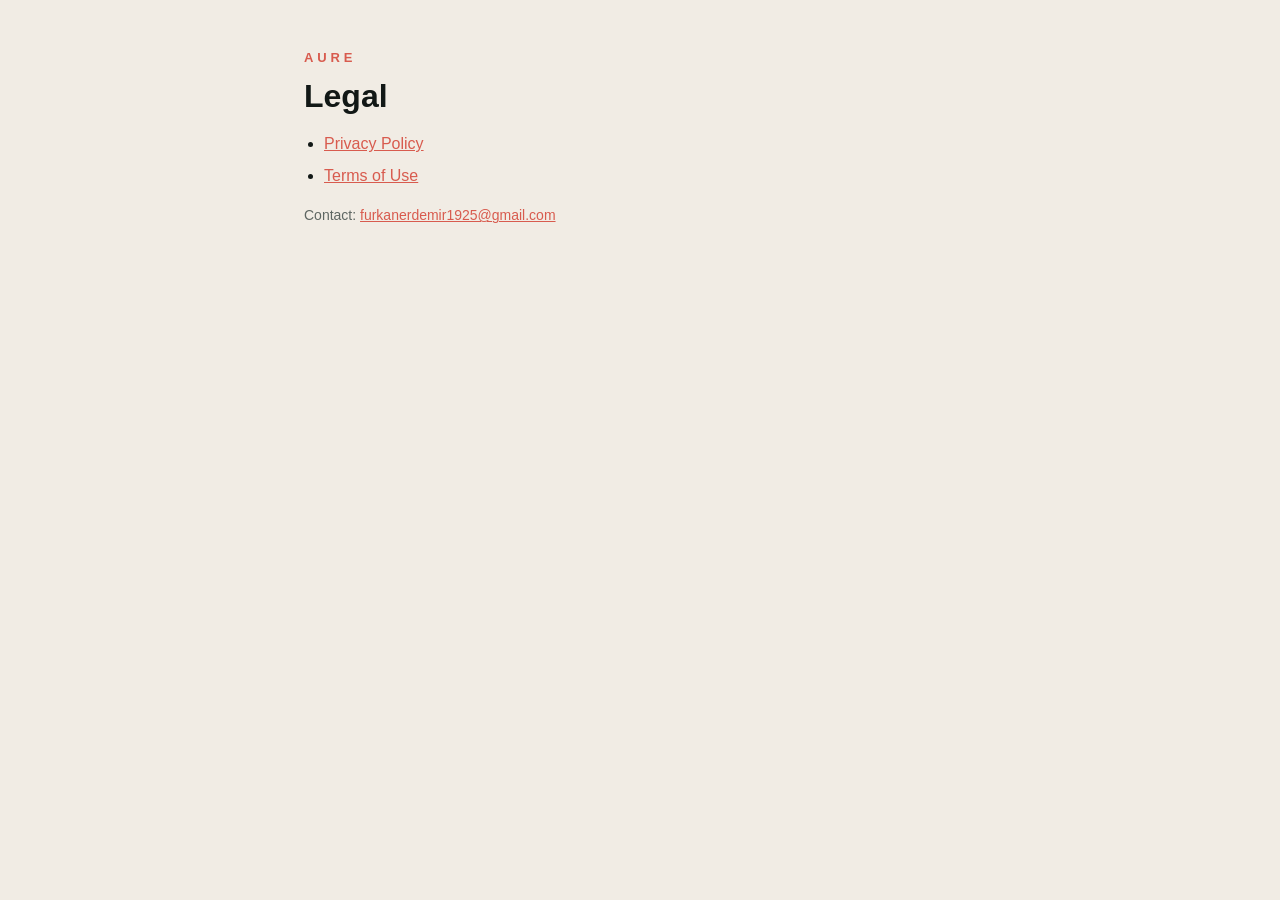
<file: index.html>
<!DOCTYPE html>
<html lang="en">
<head>
<meta charset="utf-8">
<meta name="viewport" content="width=device-width, initial-scale=1">
<title>Aure – Legal</title>
<link rel="stylesheet" href="style.css">
</head>
<body>
<main>
<p class="brand">AURE</p>
<h1>Legal</h1>
<ul>
  <li><a href="privacy.html">Privacy Policy</a></li>
  <li><a href="terms.html">Terms of Use</a></li>
</ul>
<p class="meta">Contact: <a href="mailto:furkanerdemir1925@gmail.com">furkanerdemir1925@gmail.com</a></p>
</main>
</body>
</html>
</file>
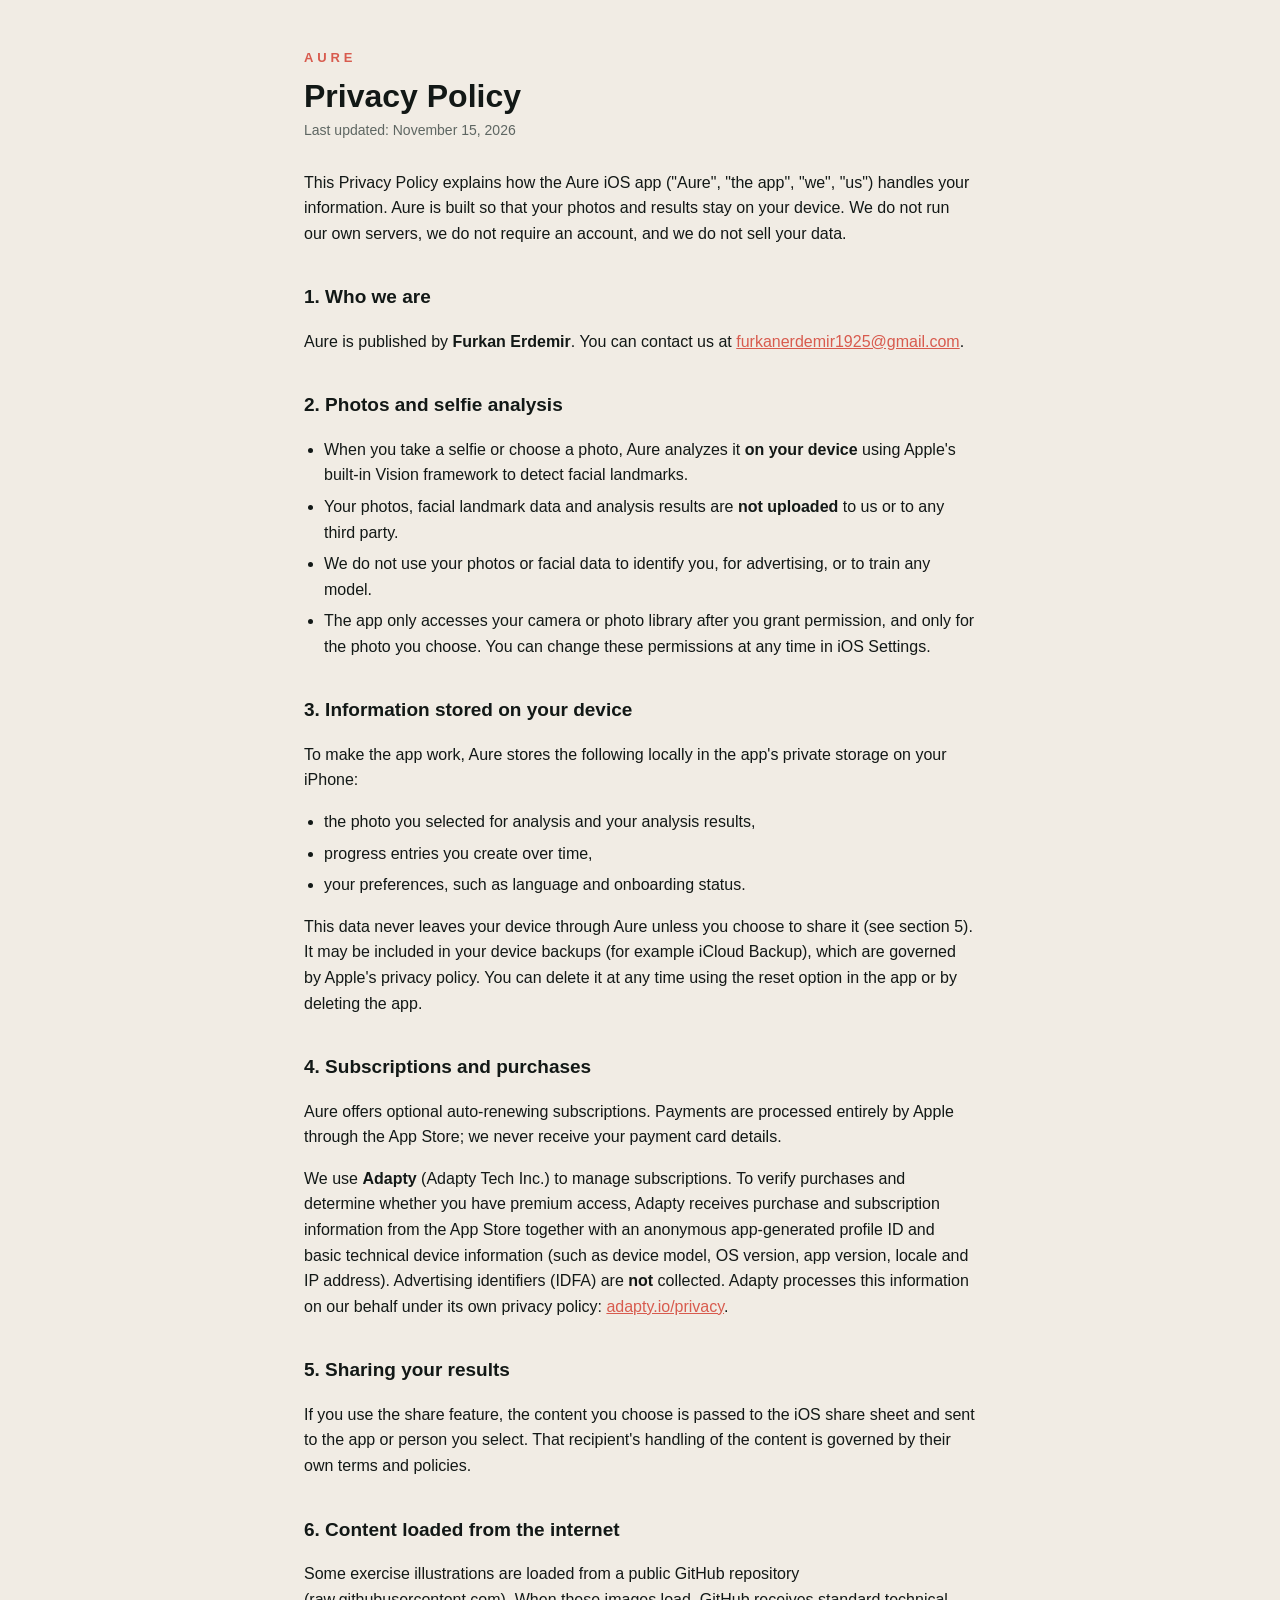
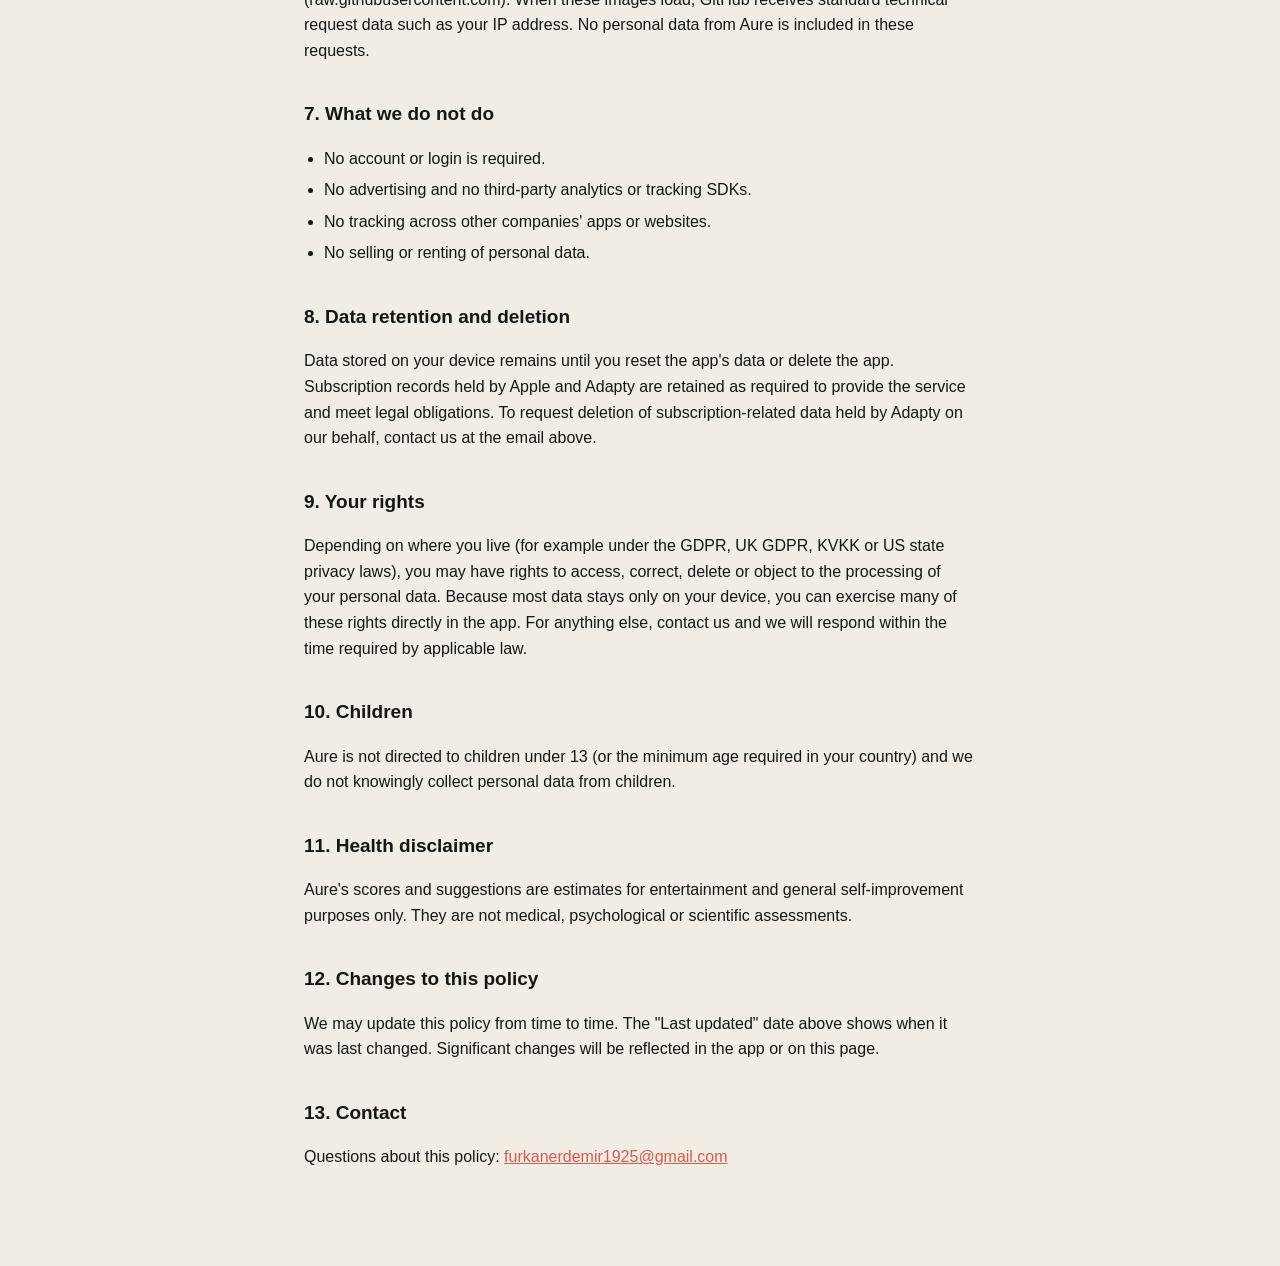
<file: privacy.html>
<!DOCTYPE html>
<html lang="en">
<head>
<meta charset="utf-8">
<meta name="viewport" content="width=device-width, initial-scale=1">
<title>Aure – Privacy Policy</title>
<link rel="stylesheet" href="style.css">
</head>
<body>
<main>
<p class="brand">AURE</p>
<h1>Privacy Policy</h1>
<p class="meta">Last updated: November 15, 2026</p>

<p>This Privacy Policy explains how the Aure iOS app ("Aure", "the app", "we", "us") handles your information. Aure is built so that your photos and results stay on your device. We do not run our own servers, we do not require an account, and we do not sell your data.</p>

<h2>1. Who we are</h2>
<p>Aure is published by <strong>Furkan Erdemir</strong>. You can contact us at <a href="mailto:furkanerdemir1925@gmail.com">furkanerdemir1925@gmail.com</a>.</p>

<h2>2. Photos and selfie analysis</h2>
<ul>
  <li>When you take a selfie or choose a photo, Aure analyzes it <strong>on your device</strong> using Apple's built-in Vision framework to detect facial landmarks.</li>
  <li>Your photos, facial landmark data and analysis results are <strong>not uploaded</strong> to us or to any third party.</li>
  <li>We do not use your photos or facial data to identify you, for advertising, or to train any model.</li>
  <li>The app only accesses your camera or photo library after you grant permission, and only for the photo you choose. You can change these permissions at any time in iOS Settings.</li>
</ul>

<h2>3. Information stored on your device</h2>
<p>To make the app work, Aure stores the following locally in the app's private storage on your iPhone:</p>
<ul>
  <li>the photo you selected for analysis and your analysis results,</li>
  <li>progress entries you create over time,</li>
  <li>your preferences, such as language and onboarding status.</li>
</ul>
<p>This data never leaves your device through Aure unless you choose to share it (see section 5). It may be included in your device backups (for example iCloud Backup), which are governed by Apple's privacy policy. You can delete it at any time using the reset option in the app or by deleting the app.</p>

<h2>4. Subscriptions and purchases</h2>
<p>Aure offers optional auto-renewing subscriptions. Payments are processed entirely by Apple through the App Store; we never receive your payment card details.</p>
<p>We use <strong>Adapty</strong> (Adapty Tech Inc.) to manage subscriptions. To verify purchases and determine whether you have premium access, Adapty receives purchase and subscription information from the App Store together with an anonymous app-generated profile ID and basic technical device information (such as device model, OS version, app version, locale and IP address). Advertising identifiers (IDFA) are <strong>not</strong> collected. Adapty processes this information on our behalf under its own privacy policy: <a href="https://adapty.io/privacy">adapty.io/privacy</a>.</p>

<h2>5. Sharing your results</h2>
<p>If you use the share feature, the content you choose is passed to the iOS share sheet and sent to the app or person you select. That recipient's handling of the content is governed by their own terms and policies.</p>

<h2>6. Content loaded from the internet</h2>
<p>Some exercise illustrations are loaded from a public GitHub repository (raw.githubusercontent.com). When these images load, GitHub receives standard technical request data such as your IP address. No personal data from Aure is included in these requests.</p>

<h2>7. What we do not do</h2>
<ul>
  <li>No account or login is required.</li>
  <li>No advertising and no third-party analytics or tracking SDKs.</li>
  <li>No tracking across other companies' apps or websites.</li>
  <li>No selling or renting of personal data.</li>
</ul>

<h2>8. Data retention and deletion</h2>
<p>Data stored on your device remains until you reset the app's data or delete the app. Subscription records held by Apple and Adapty are retained as required to provide the service and meet legal obligations. To request deletion of subscription-related data held by Adapty on our behalf, contact us at the email above.</p>

<h2>9. Your rights</h2>
<p>Depending on where you live (for example under the GDPR, UK GDPR, KVKK or US state privacy laws), you may have rights to access, correct, delete or object to the processing of your personal data. Because most data stays only on your device, you can exercise many of these rights directly in the app. For anything else, contact us and we will respond within the time required by applicable law.</p>

<h2>10. Children</h2>
<p>Aure is not directed to children under 13 (or the minimum age required in your country) and we do not knowingly collect personal data from children.</p>

<h2>11. Health disclaimer</h2>
<p>Aure's scores and suggestions are estimates for entertainment and general self-improvement purposes only. They are not medical, psychological or scientific assessments.</p>

<h2>12. Changes to this policy</h2>
<p>We may update this policy from time to time. The "Last updated" date above shows when it was last changed. Significant changes will be reflected in the app or on this page.</p>

<h2>13. Contact</h2>
<p>Questions about this policy: <a href="mailto:furkanerdemir1925@gmail.com">furkanerdemir1925@gmail.com</a></p>
</main>
</body>
</html>
</file>
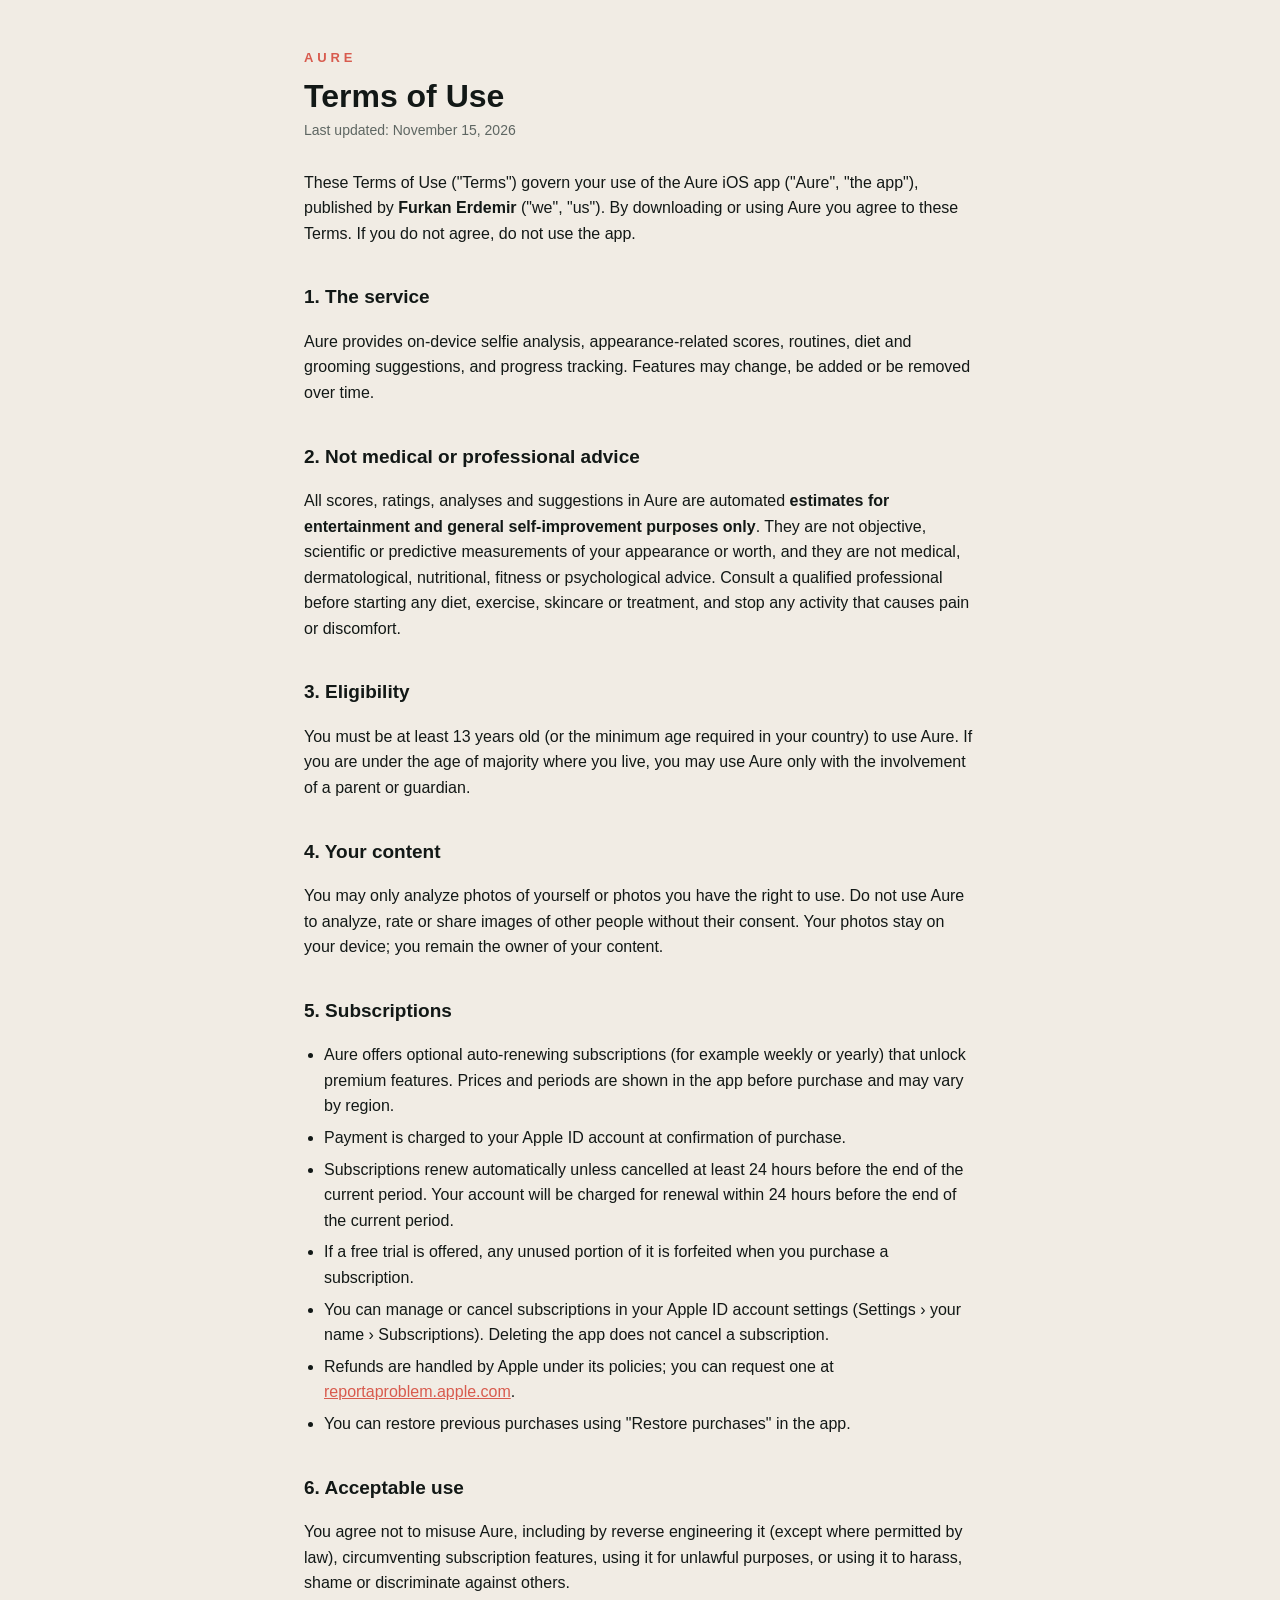
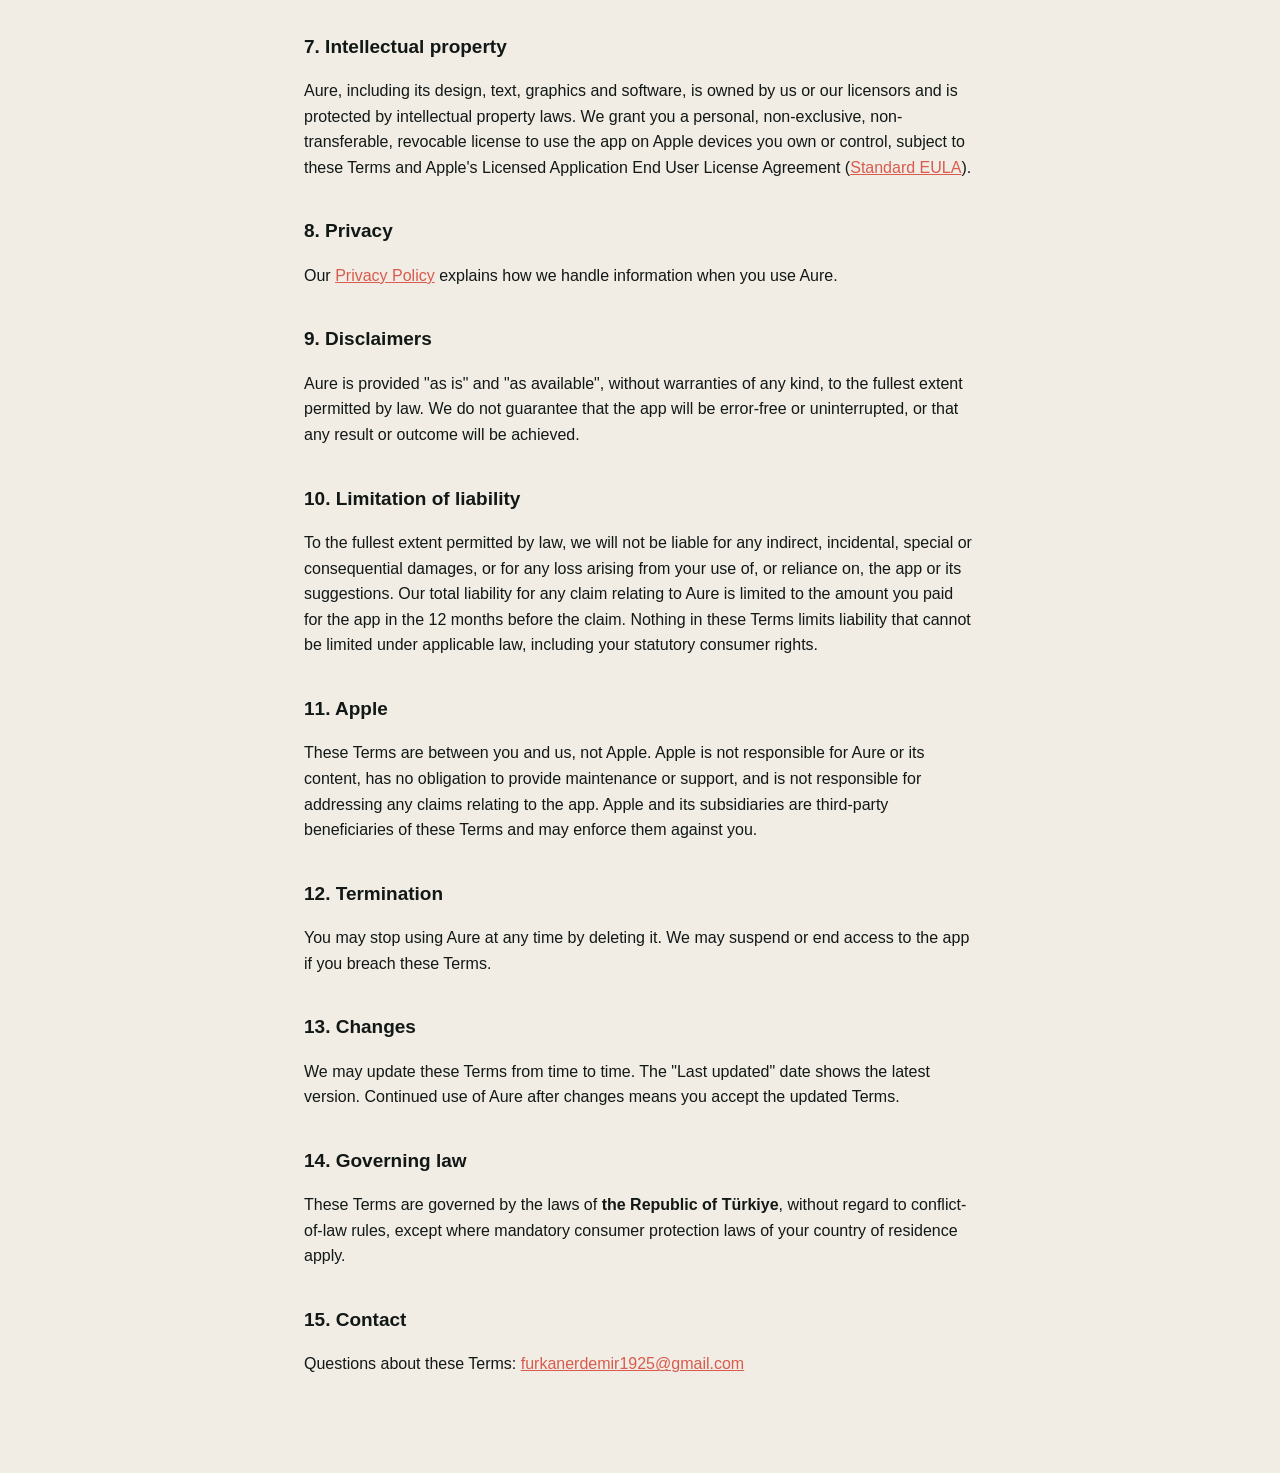
<file: terms.html>
<!DOCTYPE html>
<html lang="en">
<head>
<meta charset="utf-8">
<meta name="viewport" content="width=device-width, initial-scale=1">
<title>Aure – Terms of Use</title>
<link rel="stylesheet" href="style.css">
</head>
<body>
<main>
<p class="brand">AURE</p>
<h1>Terms of Use</h1>
<p class="meta">Last updated: November 15, 2026</p>

<p>These Terms of Use ("Terms") govern your use of the Aure iOS app ("Aure", "the app"), published by <strong>Furkan Erdemir</strong> ("we", "us"). By downloading or using Aure you agree to these Terms. If you do not agree, do not use the app.</p>

<h2>1. The service</h2>
<p>Aure provides on-device selfie analysis, appearance-related scores, routines, diet and grooming suggestions, and progress tracking. Features may change, be added or be removed over time.</p>

<h2>2. Not medical or professional advice</h2>
<p>All scores, ratings, analyses and suggestions in Aure are automated <strong>estimates for entertainment and general self-improvement purposes only</strong>. They are not objective, scientific or predictive measurements of your appearance or worth, and they are not medical, dermatological, nutritional, fitness or psychological advice. Consult a qualified professional before starting any diet, exercise, skincare or treatment, and stop any activity that causes pain or discomfort.</p>

<h2>3. Eligibility</h2>
<p>You must be at least 13 years old (or the minimum age required in your country) to use Aure. If you are under the age of majority where you live, you may use Aure only with the involvement of a parent or guardian.</p>

<h2>4. Your content</h2>
<p>You may only analyze photos of yourself or photos you have the right to use. Do not use Aure to analyze, rate or share images of other people without their consent. Your photos stay on your device; you remain the owner of your content.</p>

<h2>5. Subscriptions</h2>
<ul>
  <li>Aure offers optional auto-renewing subscriptions (for example weekly or yearly) that unlock premium features. Prices and periods are shown in the app before purchase and may vary by region.</li>
  <li>Payment is charged to your Apple ID account at confirmation of purchase.</li>
  <li>Subscriptions renew automatically unless cancelled at least 24 hours before the end of the current period. Your account will be charged for renewal within 24 hours before the end of the current period.</li>
  <li>If a free trial is offered, any unused portion of it is forfeited when you purchase a subscription.</li>
  <li>You can manage or cancel subscriptions in your Apple ID account settings (Settings &rsaquo; your name &rsaquo; Subscriptions). Deleting the app does not cancel a subscription.</li>
  <li>Refunds are handled by Apple under its policies; you can request one at <a href="https://reportaproblem.apple.com">reportaproblem.apple.com</a>.</li>
  <li>You can restore previous purchases using "Restore purchases" in the app.</li>
</ul>

<h2>6. Acceptable use</h2>
<p>You agree not to misuse Aure, including by reverse engineering it (except where permitted by law), circumventing subscription features, using it for unlawful purposes, or using it to harass, shame or discriminate against others.</p>

<h2>7. Intellectual property</h2>
<p>Aure, including its design, text, graphics and software, is owned by us or our licensors and is protected by intellectual property laws. We grant you a personal, non-exclusive, non-transferable, revocable license to use the app on Apple devices you own or control, subject to these Terms and Apple's Licensed Application End User License Agreement (<a href="https://www.apple.com/legal/internet-services/itunes/dev/stdeula/">Standard EULA</a>).</p>

<h2>8. Privacy</h2>
<p>Our <a href="privacy.html">Privacy Policy</a> explains how we handle information when you use Aure.</p>

<h2>9. Disclaimers</h2>
<p>Aure is provided "as is" and "as available", without warranties of any kind, to the fullest extent permitted by law. We do not guarantee that the app will be error-free or uninterrupted, or that any result or outcome will be achieved.</p>

<h2>10. Limitation of liability</h2>
<p>To the fullest extent permitted by law, we will not be liable for any indirect, incidental, special or consequential damages, or for any loss arising from your use of, or reliance on, the app or its suggestions. Our total liability for any claim relating to Aure is limited to the amount you paid for the app in the 12 months before the claim. Nothing in these Terms limits liability that cannot be limited under applicable law, including your statutory consumer rights.</p>

<h2>11. Apple</h2>
<p>These Terms are between you and us, not Apple. Apple is not responsible for Aure or its content, has no obligation to provide maintenance or support, and is not responsible for addressing any claims relating to the app. Apple and its subsidiaries are third-party beneficiaries of these Terms and may enforce them against you.</p>

<h2>12. Termination</h2>
<p>You may stop using Aure at any time by deleting it. We may suspend or end access to the app if you breach these Terms.</p>

<h2>13. Changes</h2>
<p>We may update these Terms from time to time. The "Last updated" date shows the latest version. Continued use of Aure after changes means you accept the updated Terms.</p>

<h2>14. Governing law</h2>
<p>These Terms are governed by the laws of <strong>the Republic of Türkiye</strong>, without regard to conflict-of-law rules, except where mandatory consumer protection laws of your country of residence apply.</p>

<h2>15. Contact</h2>
<p>Questions about these Terms: <a href="mailto:furkanerdemir1925@gmail.com">furkanerdemir1925@gmail.com</a></p>
</main>
</body>
</html>
</file>
<file: style.css>
:root {
  --bg: #F1ECE4;
  --text: #121816;
  --muted: #5E6662;
  --accent: #D85B4E;
}
* { box-sizing: border-box; }
body {
  margin: 0;
  background: var(--bg);
  color: var(--text);
  font: 16px/1.6 -apple-system, BlinkMacSystemFont, "Segoe UI", Helvetica, Arial, sans-serif;
}
main {
  max-width: 720px;
  margin: 0 auto;
  padding: 48px 24px 80px;
}
.brand {
  color: var(--accent);
  letter-spacing: 0.3em;
  font-size: 13px;
  font-weight: 600;
  margin: 0 0 8px;
}
h1 { font-size: 32px; line-height: 1.2; margin: 0 0 4px; }
h2 { font-size: 19px; margin: 36px 0 8px; }
.meta { color: var(--muted); font-size: 14px; margin: 0 0 28px; }
a { color: var(--accent); }
ul { padding-left: 20px; }
li { margin-bottom: 6px; }
</file>
